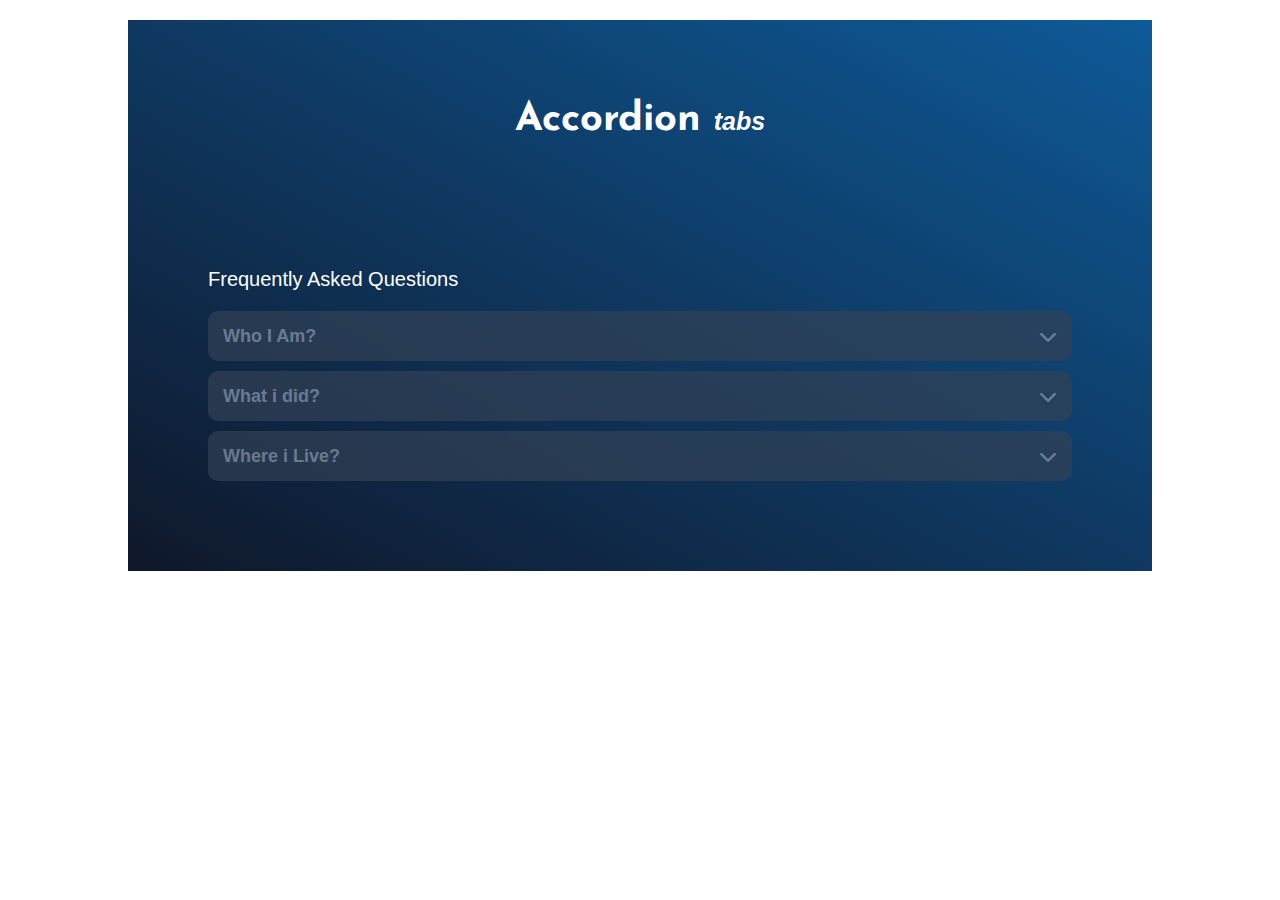
<file: Accordion/index.html>
<!DOCTYPE html>
<html lang="en">
<head>
    <meta charset="UTF-8">
    <meta name="viewport" content="width=device-width, initial-scale=1.0">
    <title>General Questions - Accordion</title>
    <link rel="stylesheet" href="style.css">
    <link href="https://fonts.googleapis.com/css2?family=Josefin+Sans:wght@500&display=swap" rel="stylesheet">
    <link rel="stylesheet" href="https://cdnjs.cloudflare.com/ajax/libs/font-awesome/6.7.2/css/all.min.css" integrity="sha512-Evv84Mr4kqVGRNSgIGL/F/aIDqQb7xQ2vcrdIwxfjThSH8CSR7PBEakCr51Ck+w+/U6swU2Im1vVX0SVk9ABhg==" crossorigin="anonymous" referrerpolicy="no-referrer" />
</head>
<body>
    <div class="main-container">
        <div class="container">
            <div class="header">
                <p>Accordion <span>tabs</span></p>
            </div>
            <div class="hero-section">
                <div class="faq-head">Frequently Asked Questions</div>
                <div class="accordion">
                    <div class="content-container">
                        <div class="sub-content-container">
                            <p>Who I Am?</p>
                            <i class="fa-solid fa-chevron-down"></i>
                        </div>
                        <div class="panel">
                            <p>Lorem ipsum dolor sit amet, consectetur adipisicing elit. Dolores velit dolorum ipsam ullam rem reprehenderit vero quasi numquam cum temporibus!</p>
                        </div>
                    </div>
                    <div class="content-container">
                        <div class="sub-content-container">
                            <p>What i did?</p>
                            <i class="fa-solid fa-chevron-down"></i>
                        </div>
                        <div class="panel">
                            <p>Lorem ipsum dolor sit amet, consectetur adipisicing elit. Dolores velit dolorum ipsam ullam rem reprehenderit vero quasi numquam cum temporibus!</p>
                        </div>
                    </div>
                    <div class="content-container">
                        <div class="sub-content-container">    
                            <p>Where i Live?</p>
                            <i class="fa-solid fa-chevron-down"></i>
                        </div>
                        <div class="panel">
                            <p>Lorem ipsum dolor sit amet, consectetur adipisicing elit. Dolores velit dolorum ipsam ullam rem reprehenderit vero quasi numquam cum temporibus!</p>
                        </div>
                    </div>
                </div>
            </div>
        </div>
    </div>

    <script src="app.js"></script>
</body>
</html>
</file>
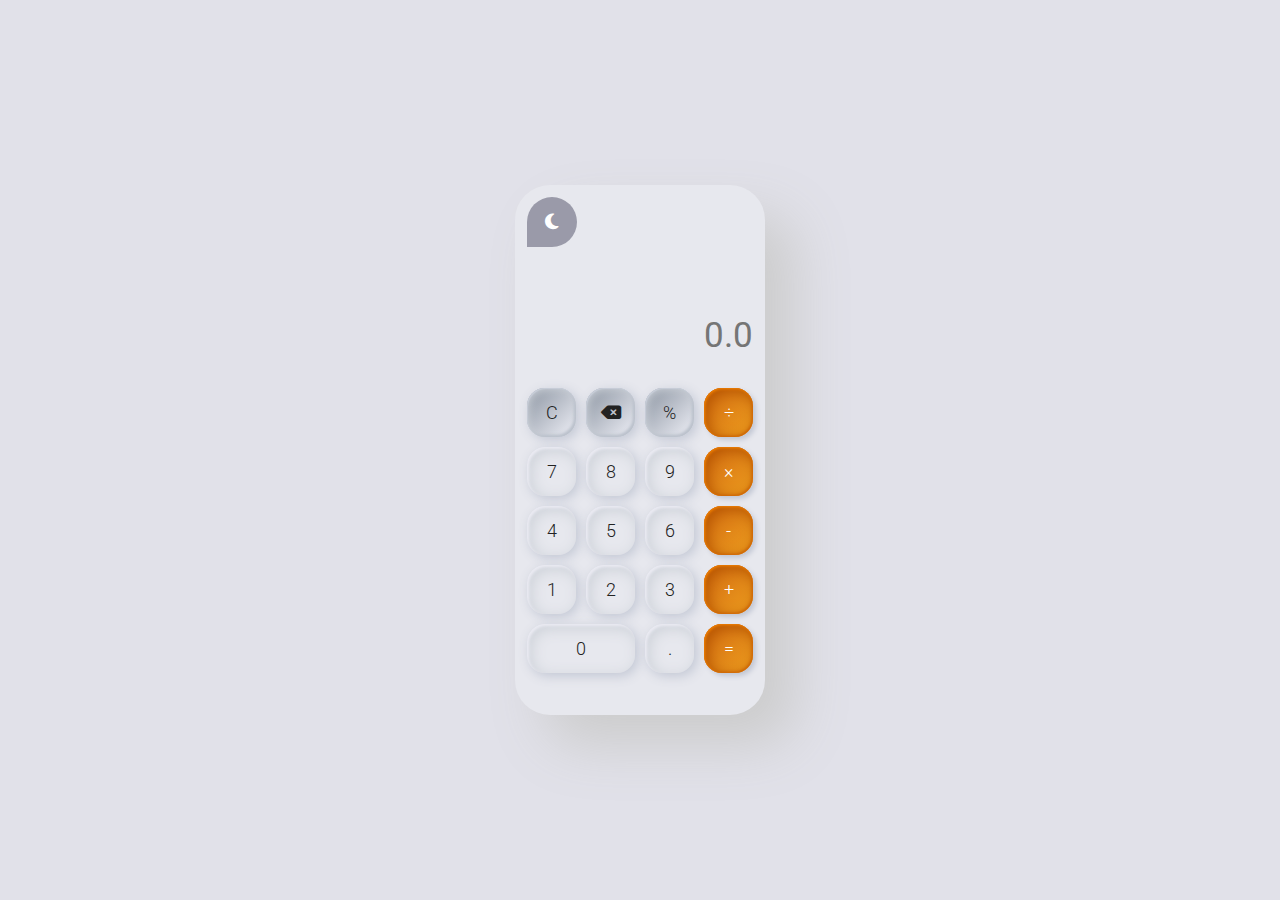
<file: Calculator/index.html>
<!DOCTYPE html>
<html lang="en">
<head>
    <meta charset="UTF-8">
    <meta name="viewport" content="width=device-width, initial-scale=1.0">
    <title>Calculator</title>
    <link rel="stylesheet" href="https://cdnjs.cloudflare.com/ajax/libs/font-awesome/6.7.2/css/all.min.css" integrity="sha512-Evv84Mr4kqVGRNSgIGL/F/aIDqQb7xQ2vcrdIwxfjThSH8CSR7PBEakCr51Ck+w+/U6swU2Im1vVX0SVk9ABhg==" crossorigin="anonymous" referrerpolicy="no-referrer" />
    <link rel="stylesheet" href="style.css">
</head>
<body>
    <div class="container">
        <div class="calculator">
            <div class="result">
                <input type="text" placeholder="0.0" id="res" readonly>
            </div>
            <div class="buttons">
                <div id="c" onclick="res.value = ''">C</div>
                <div id="del" onclick="res.value = res.value.substring(0, res.value.length - 1)">
                    <i class="fa-solid fa-delete-left"></i>
                </div>
                <div id="pers" onclick="res.value += '%'">%</div>
                <div id="div" onclick="res.value += '&#247'">&#247;</div>
                <div onclick="res.value += 7">7</div>
                <div onclick="res.value += 8">8</div>
                <div onclick="res.value += 9">9</div>
                <div id="mul" onclick="res.value += '&#215'">&#215;</div>
                <div onclick="res.value += 4">4</div>
                <div onclick="res.value += 5">5</div>
                <div onclick="res.value += 6">6</div>
                <div id="sub" onclick="res.value += '-'">-</div>
                <div onclick="res.value += 1">1</div>
                <div onclick="res.value += 2">2</div>
                <div onclick="res.value += 3">3</div>
                <div id="add" onclick="res.value += '+'">+</div>
                <div id="zero" onclick="res.value += 0">0</div>
                <div id="dot" onclick="res.value += '.'">.</div>
                <div id="eql" onclick="calc()">=</div>
            </div>
            <div class="mode" onclick="chMode()">
                <i id="mode" class="fa-solid fa-moon"></i>
            </div>
        </div>
    </div>

    <script src="app.js"></script>
</body>
</html>
</file>
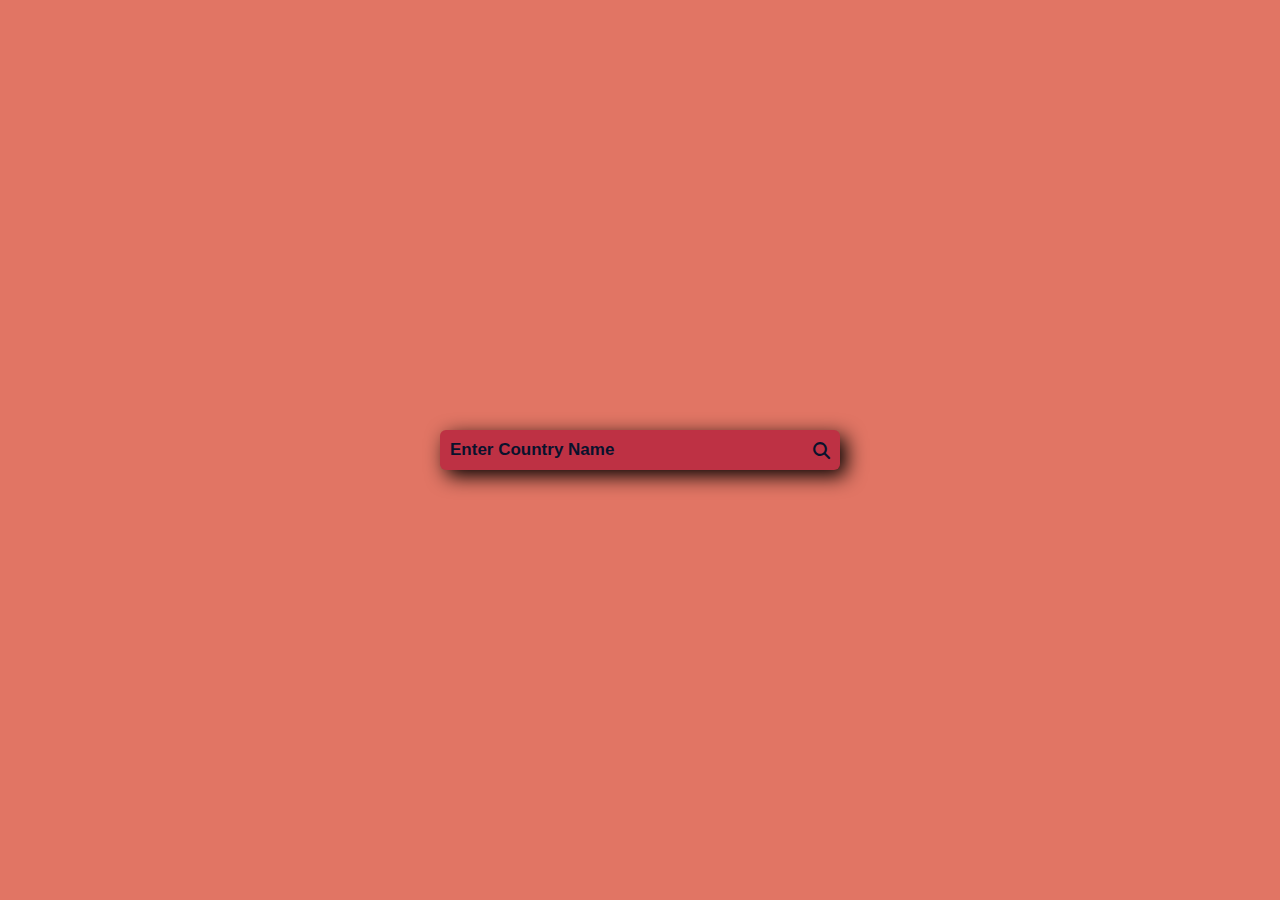
<file: FindYourCountry/index.html>
<!DOCTYPE html>
<html lang="en">
<head>
    <meta charset="UTF-8">
    <meta name="viewport" content="width=device-width, initial-scale=1.0">
    <title>My Country Information</title>
    <link rel="stylesheet" href="style.css">
    <link rel="stylesheet" href="https://cdnjs.cloudflare.com/ajax/libs/font-awesome/6.7.2/css/all.min.css" integrity="sha512-Evv84Mr4kqVGRNSgIGL/F/aIDqQb7xQ2vcrdIwxfjThSH8CSR7PBEakCr51Ck+w+/U6swU2Im1vVX0SVk9ABhg==" crossorigin="anonymous" referrerpolicy="no-referrer" />
</head>
<body>
    <div class="container">
        <div class="input">
            <input type="text" placeholder="Enter Country Name" id="country">
            <i class="fa-solid fa-search"></i>
        </div>
        <div class="output" style="display: none;">
            <img src="./notFoundImg.jpg" width="100px" height="100px" alt="">
            <h2 class="name">Country Name --- <span></span></h2>
            <p class="capital">Capital --- <span></span></p>
            <p class="population">Population --- <span></span></p>
            <p class="borders">Border --- <span></span></p>
            <p class="languages">Languages --- <span></span></p>
        </div>
    </div>

    <script src="script.js"></script>
</body>
</html>
</file>
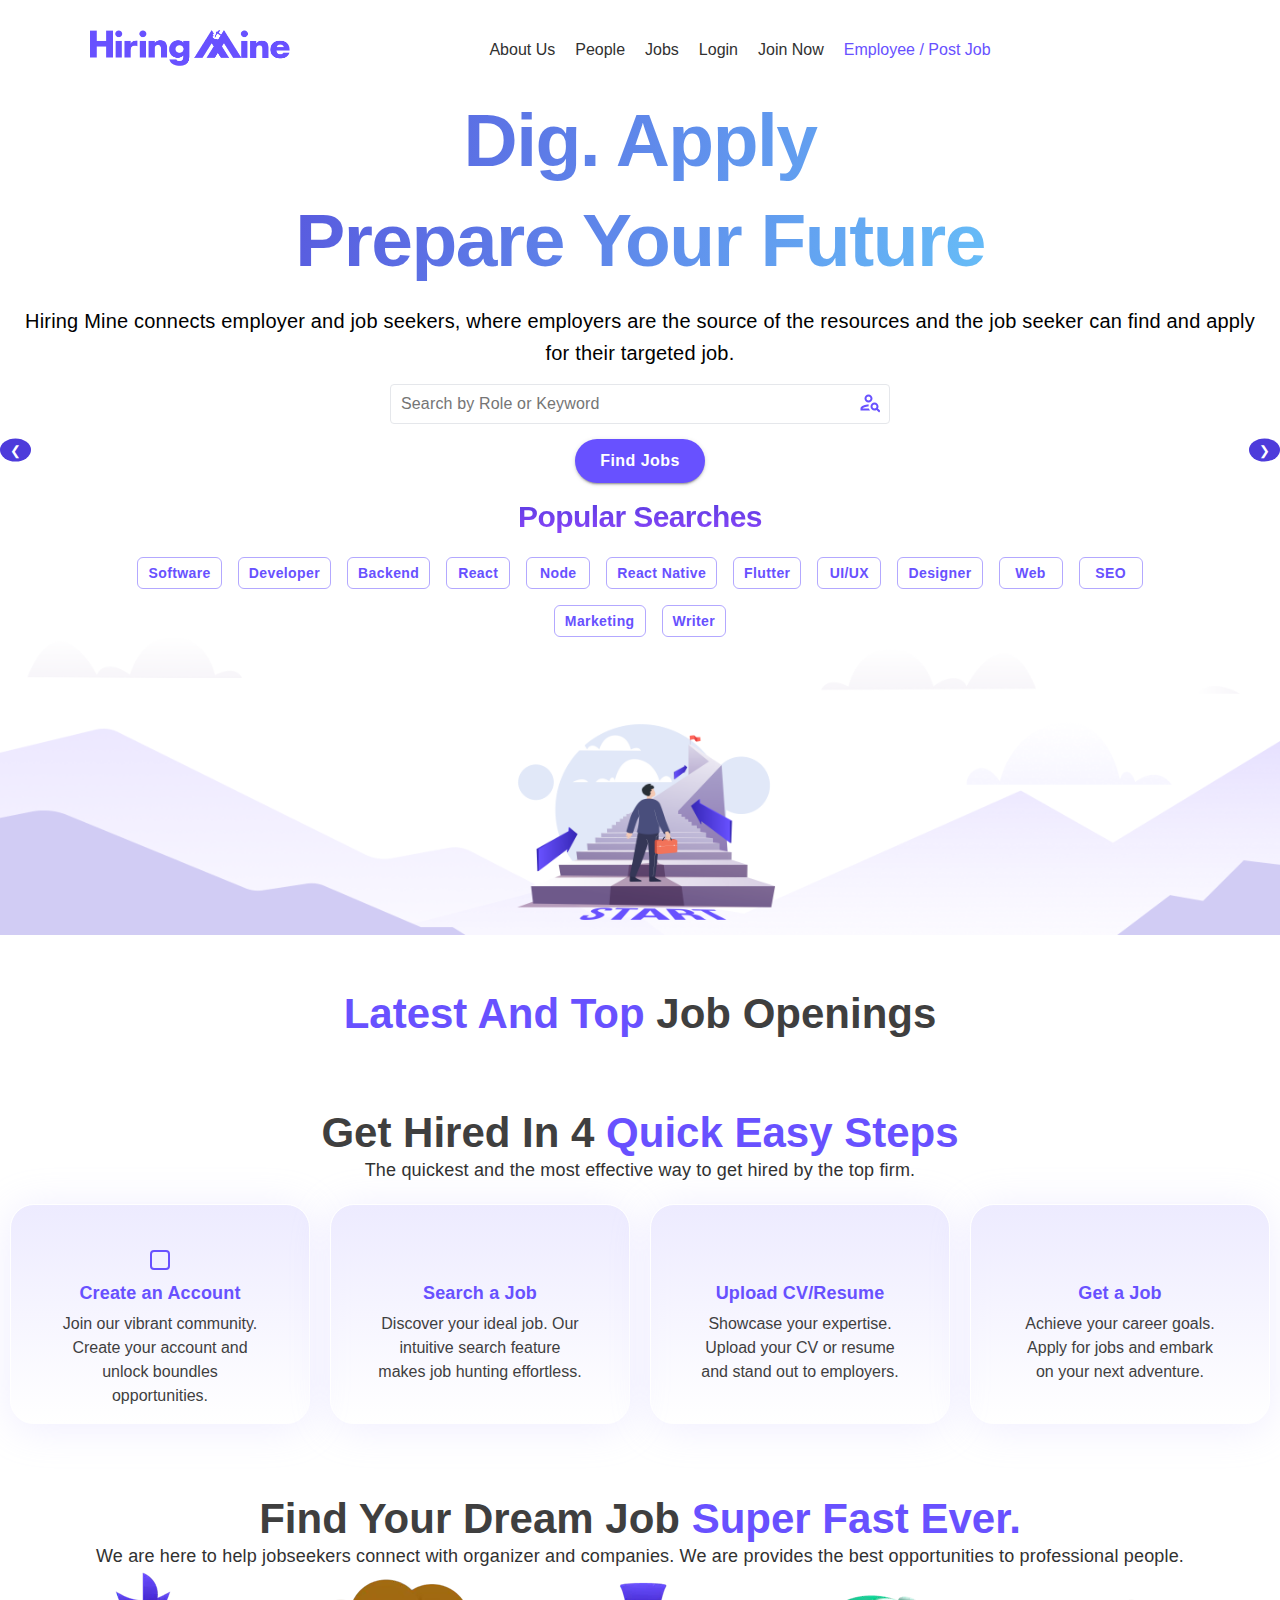
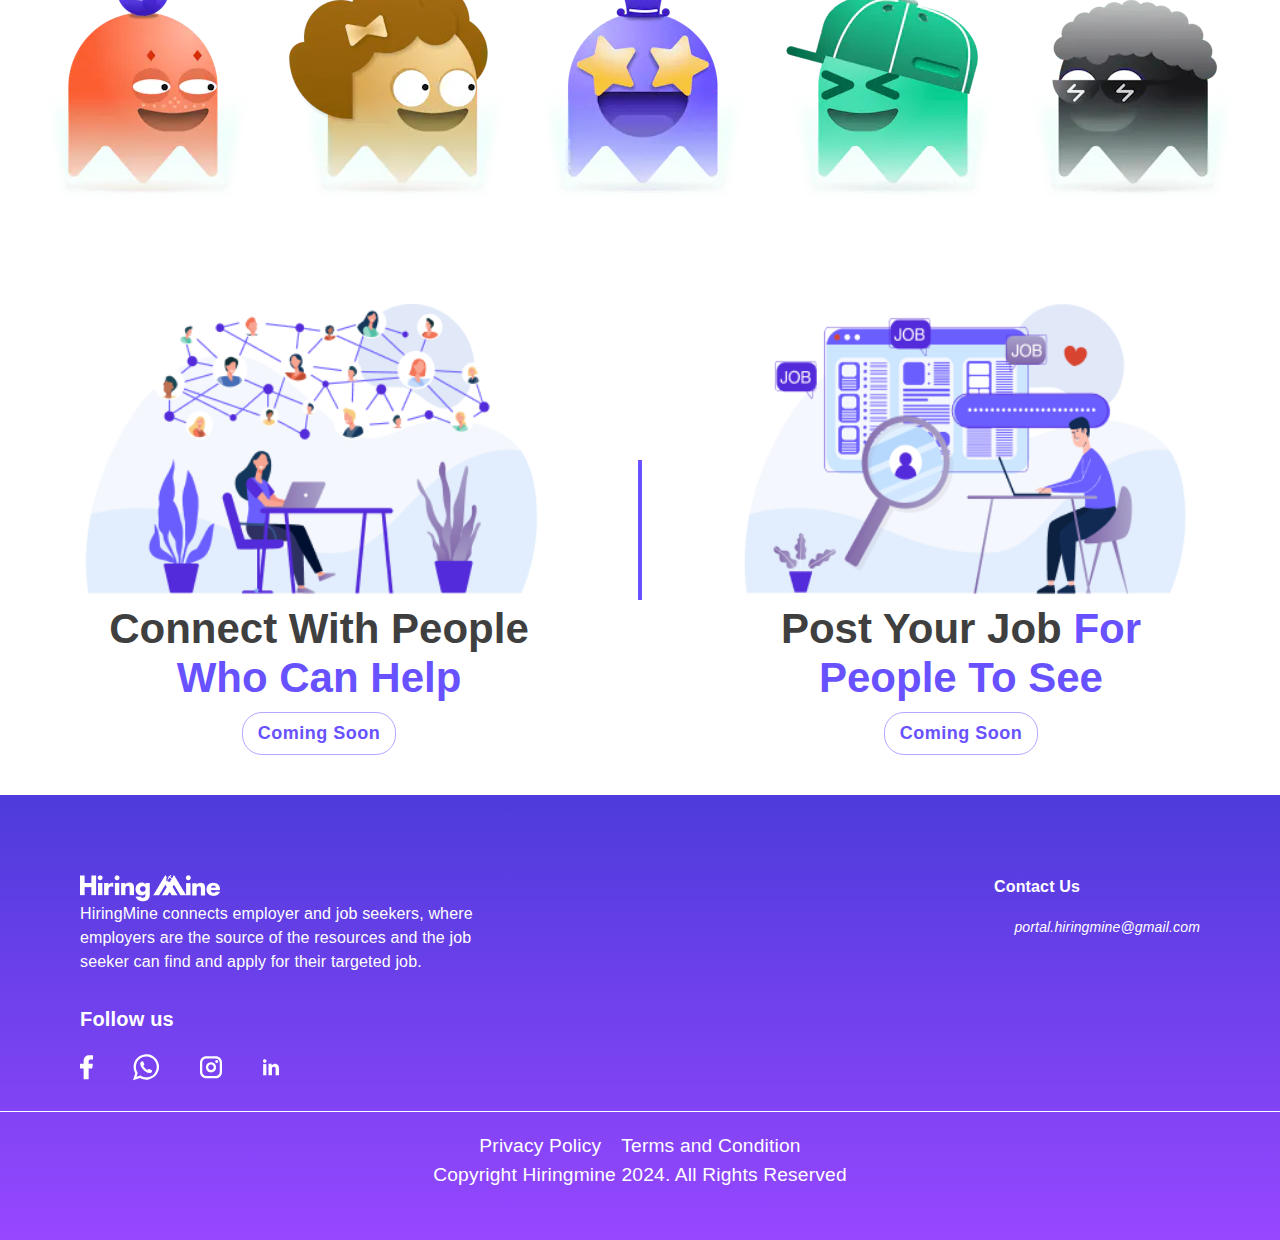
<file: HiringMine/index.html>
<!DOCTYPE html>
<html lang="en">
  <head>
    <meta charset="UTF-8" />
    <meta name="viewport" content="width=device-width, initial-scale=1.0" />
    <title>Hiring Mine</title>
    <link rel="stylesheet" href="style.css" />
    <link
      rel="stylesheet"
      href="https://cdnjs.cloudflare.com/ajax/libs/font-awesome/6.6.0/css/all.min.css"
      integrity="sha512-Kc323vGBEqzTmouAECnVceyQqyqdsSiqLQISBL29aUW4U/M7pSPA/gEUZQqv1cwx4OnYxTxve5UMg5GT6L4JJg=="
      crossorigin="anonymous"
      referrerpolicy="no-referrer"
    />
    <link
      href="https://cdn.jsdelivr.net/npm/bootstrap@5.0.2/dist/css/bootstrap.min.css"
      rel="stylesheet"
      integrity="sha384-EVSTQN3/azprG1Anm3QDgpJLIm9Nao0Yz1ztcQTwFspd3yD65VohhpuuCOmLASjC"
      crossorigin="anonymous"
    />
  </head>
  <body>
    <div class="overlay"></div>

    <!-- Full Screen Navbar -->
    <nav class="navbar-container">
      <div id="logo">
        <img
          src="./Assets/Hiring Mine Logo.png"
          alt="Logo"
          style="width: 200px; height: 36px; cursor: pointer"
        />
      </div>
      <div id="links">
        <ul id="nav-links">
          <li class="listOflinks">
            <a class="option-color-1" href="/">About Us</a>
          </li>
          <li class="listOflinks">
            <a class="option-color-1" href="/">People</a>
          </li>
          <li class="listOflinks">
            <a class="option-color-1" href="/">Jobs</a>
          </li>
          <li class="listOflinks">
            <a class="option-color-1" href="/Login/login.html">Login</a>
          </li>
          <li class="listOflinks">
            <a class="option-color-1" href="/SignUp/signup.html">Join Now</a>
          </li>
          <li class="listOflinks">
            <a class="option-color-2" href="/">Employee / Post Job</a>
          </li>
        </ul>
      </div>
      <div id="btn">
        <img
          src="./Assets/menu.png"
          class="mob-icon menu-icon"
          style="width: 30px; height: 30px"
          alt="menu-icon"
        />
        <img
          src="./Assets/close.png"
          class="mob-icon close-icon"
          style="width: 20px; height: 20px; display: none"
          alt="close-icon"
        />
      </div>
    </nav>

    <!-- Mobile Navbar -->
    <nav class="mob">
      <div id="logo">
        <img src="./Assets/Hiring Mine Logo.png" alt="Logo" class="mob-logo" />
      </div>
      <ul id="nav-links-on-small-screen">
        <li class="listOflinks">
          <a class="option-color-1" href="/">About Us</a>
        </li>
        <li class="listOflinks">
          <a class="option-color-1" href="/">People</a>
        </li>
        <li class="listOflinks"><a class="option-color-1" href="/">Jobs</a></li>
        <li class="listOflinks">
          <a class="option-color-1" href="/">Login</a>
        </li>
        <li class="listOflinks">
          <a class="option-color-1" href="/SignUp/signup.html">Join Now</a>
        </li>
        <li class="listOflinks">
          <a class="option-color-1" href="/">Employee / Post Job</a>
        </li>
        <button>Join Now</button>
      </ul>
    </nav>

    <!-- Hero Section -->

    <div class="web-header">
      <h1 class="heading">Dig. Apply Prepare Your Future</h1>
      <p class="detail-after-heading">
        Hiring Mine connects employer and job seekers, where employers are the
        source of the resources and the job seeker can find and apply for their
        targeted job.
      </p>
      <div class="input-container">
        <div class="search-userSearchImg">
          <input
            type="text"
            placeholder="Search by Role or Keyword"
            class="search-jobs"
          />
          <div class="user-search"></div>
        </div>
      </div>
      <button class="find-jobs">Find Jobs</button>
    </div>
    <div class="popular-searches">
      <p class="sub-head-pop-srch">Popular Searches</p>
    </div>

    <div class="main-multi-suggest">
      <div class="multiple-suggestions">
        <button class="suggestions">Software</button>
        <button class="suggestions">Developer</button>
        <button class="suggestions">Backend</button>
        <button class="suggestions">React</button>
        <button class="suggestions">Node</button>
        <button class="suggestions">React Native</button>
        <button class="suggestions">Flutter</button>
        <button class="suggestions">UI/UX</button>
        <button class="suggestions">Designer</button>
        <button class="suggestions">Web</button>
        <button class="suggestions">SEO</button>
        <button class="suggestions">Marketing</button>
        <button class="suggestions">Writer</button>
      </div>
    </div>
    <div class="center-img">
      <img src="./Assets/herobanneringimage.png" class="center-banner" alt="" />
    </div>

    <div class="hired-instruction">
      <h1 class="head-hired quick-easy-steps">
        Latest And Top
        <span class="head-hired">Job Openings</span>
      </h1>
      <div class="container position-relative">
        <button class="scroll-btn prev" id="scroll-left">&#10094;</button>
        <div class="scroll-container d-flex"></div>
        <button class="scroll-btn next" id="scroll-right">&#10095;</button>
      </div>
    </div>

    <div class="hired-instruction">
      <h1 class="head-hired">
        Get Hired In 4
        <span class="quick-easy-steps">Quick Easy Steps</span>
      </h1>
      <p class="hired-detail">
        The quickest and the most effective way to get hired by the top firm.
      </p>
      <div class="boxes">
        <div class="box box1">
          <div class="icon">
            <i class="icons userSearch fa-solid fa-user"></i>
          </div>
          <div class="div-boxes">
            <p class="box-head">Create an Account</p>
          </div>
          <div class="detail">
            <p class="description">
              Join our vibrant community. Create your account and unlock
              boundles opportunities.
            </p>
          </div>
        </div>
        <div class="box box2">
          <div class="icon">
            <i class="icons fa-solid fa-magnifying-glass"></i>
          </div>
          <div class="div-boxes">
            <p class="box-head">Search a Job</p>
          </div>
          <div class="detail">
            <p class="description">
              Discover your ideal job. Our intuitive search feature makes job
              hunting effortless.
            </p>
          </div>
        </div>
        <div class="box box3">
          <div class="icon">
            <i class="icons fa-solid fa-file-arrow-up"></i>
          </div>
          <div class="div-boxes">
            <p class="box-head">Upload CV/Resume</p>
          </div>
          <div class="detail">
            <p class="description">
              Showcase your expertise. Upload your CV or resume and stand out to
              employers.
            </p>
          </div>
        </div>
        <div class="box box4">
          <div class="icon">
            <i class="icons fa-solid fa-briefcase"></i>
          </div>
          <div class="div-boxes">
            <p class="box-head">Get a Job</p>
          </div>
          <div class="detail">
            <p class="description">
              Achieve your career goals. Apply for jobs and embark on your next
              adventure.
            </p>
          </div>
        </div>
      </div>
    </div>
    <div class="Dream-job">
      <h1 class="head-dream-job">
        Find Your Dream Job
        <span class="super-fast-ever">Super Fast Ever.</span>
      </h1>
      <p class="dream-job-detail">
        We are here to help jobseekers connect with organizer and companies. We
        are provides the best opportunities to professional people.
      </p>
      <div class="center-img2">
        <img src="./Assets/banner_career.webp" class="center-banner-2" alt="" />
      </div>
    </div>
    <div class="frames">
      <div class="frame1">
        <img src="./Assets/Frame-1.png" alt="" class="frame1-img" />
        <h1 class="connect-with-people">Connect With People</h1>
        <h1 class="connect-with-people">
          <span class="WCH">Who Can Help</span>
        </h1>
        <button class="coming-soon">Coming Soon</button>
      </div>
      <div class="partition"></div>
      <div class="frame2">
        <img src="./Assets/frame-2.png" alt="" class="frame2-img" />
        <h1 class="PYJ">
          Post Your Job
          <span class="For-people"
            >For <br />
            People To See</span
          >
        </h1>
        <button class="coming-soon">Coming Soon</button>
      </div>
    </div>

    <!-- Footer -->
    <footer>
      <div class="logo">
        <img src="./Assets/HML.png" alt="" class="hiring-mine-logo2" />
        <p class="logo-detail">
          HiringMine connects employer and job seekers, where employers are the
          source of the resources and the job seeker can find and apply for
          their targeted job.
        </p>
      </div>
      <div class="Follow">
        <p class="follow-us">Follow us</p>
        <div class="social-logos">
          <img src="./Assets/FacebookIcon.svg" class="logos" alt="" />
          <img src="./Assets/WhatsAppIcon.svg" class="logos" alt="" />
          <img src="./Assets/IstagramIcon.svg" class="logos" alt="" />
          <img src="./Assets/LinkedinIcon.svg" class="logos" alt="" />
        </div>
      </div>
      <aside>
        <div class="contact">
          <p class="contact-us">Contact Us</p>
          <i class="email fa-regular fa-envelope">
            <p class="mail">portal.hiringmine@gmail.com</p>
          </i>
        </div>
      </aside>
      <div class="partition1"></div>
      <div class="conditions">
        <div class="cond">
          <p class="policy">Privacy Policy</p>
          <p class="terms">Terms and Condition</p>
        </div>
      </div>
      <div class="conditions2">
        <p class="copyright">Copyright Hiringmine 2024. All Rights Reserved</p>
      </div>
    </footer>

    <script
      src="https://cdn.jsdelivr.net/npm/@popperjs/core@2.9.2/dist/umd/popper.min.js"
      integrity="sha384-IQsoLXl5PILFhosVNubq5LC7Qb9DXgDA9i+tQ8Zj3iwWAwPtgFTxbJ8NT4GN1R8p"
      crossorigin="anonymous"
    ></script>
    <script
      src="https://cdn.jsdelivr.net/npm/bootstrap@5.0.2/dist/js/bootstrap.min.js"
      integrity="sha384-cVKIPhGWiC2Al4u+LWgxfKTRIcfu0JTxR+EQDz/bgldoEyl4H0zUF0QKbrJ0EcQF"
      crossorigin="anonymous"
    ></script>
    <script src="app.js"></script>
  </body>
</html>
</file>
<file: Accordion/style.css>
* {
  margin: 0;
  padding: 0;
  box-sizing: border-box;
  font-family: Arial, Helvetica, sans-serif;
}

.main-container {
  display: flex;
  height: 100%;
  width: 100%;
  justify-content: center;
  align-items: center;
  padding: 20px;
}

.container {
  display: flex;
  flex-direction: column;
  align-items: center;
  padding: 80px;
  gap: 8rem;
  height: 90%;
  width: 1024px;
  background: linear-gradient(to top right, #0f172a, #0e5a98);
}

.header {
  width: 100%;
}

.header p {
    text-align: center;
  font-family: "Josefin Sans";
  font-size: 40px;
  font-weight: bolder;
  color: white;
}

.header p span {
  font-size: 25px;
  font-style: italic;
}

.hero-section {
  display: flex;
  flex-direction: column;
  width: 100%;
  gap: 20px;
}

.hero-section .faq-head {
  font-size: 1.25rem;
  color: white;
  font-weight: 500;
}

.hero-section .accordion .content-container {
  background-color: #324156;
  opacity: 0.7;
  border-radius: 10px;
  height: 50px;
  margin-bottom: 10px;
  padding: 15px;
  transition: all 0.3s ease; /* Smooth transition */
}

.hero-section .accordion .content-container.active {
  background-color: blue;
}

.hero-section .accordion .content-container .sub-content-container {
  display: flex;
  justify-content: space-between;
  align-items: center;
}

.hero-section .accordion .content-container p,
.hero-section .accordion .content-container i {
  font-size: 18px;
  color: #8f9eb1;
  font-weight: bold;
  transition: all 0.3s ease; /* Smooth color transition */
}

.hero-section .accordion .content-container i {
  cursor: pointer;
}

.hero-section .accordion .content-container.active p,
.hero-section .accordion .content-container.active i {
  color: white;
}

.hero-section .accordion .content-container .panel {
  display: none;
  overflow: hidden;
  transition: max-height 0.3s ease; /* Smooth height toggle */
}

.hero-section .accordion .content-container .panel p {
  font-size: 15px ;
  margin-top: 10px ;
}
</file>
<file: Calculator/style.css>
@import url('https://fonts.googleapis.com/css2?family=Roboto:wght@100;200;300&display=swap');

* {
    margin: 0;
    padding: 0;
    box-sizing: border-box;
}

/*? light mode colors */
:root {
    --background: #e1e1e9;
    --calc-background: #e7e8ee;
    --calc-shadow: 30px 30px 55px #CCC;
    --num-background: linear-gradient(to bottom right, #c0c5d1,#edeef5);
    --num-shadow: inset 2px 2px 3px #ebebf3,  inset 4px 4px 15px #cacfd6, 3px 3px 12px #c2c7d4;
    --eql-background: linear-gradient(to bottom right, #d36d12,#ed9d1e);
    --eql-shadow: inset 1px 1px 3px #f98500, inset 4px 4px 15px #b35300, inset -1px -1px 3px #cc6308, 3px 3px 5px #c2c7d4;
    --c-background: linear-gradient(to bottom right, #8b94a1,#eff0f7);
    --c-shadow: inset 1px 1px 1px #c8ced9, inset 2px 2px 8px #cacfd6, inset -2px -2px 3px #b4bbc7, 3px 3px 12px #c2c7d4;
    --font-color: #222;
    --mode-bk: #0025;
}

/*? dark mode colors */
[data-theme="dark"] {
    --calc-background: #1e212a;
    --calc-shadow: 30px 30px 55px #888;
    --num-background: linear-gradient(to bottom right, #292d38,#3c3c44);
    --num-shadow: inset 1px 1px 1px #393c4a,  inset 4px 4px 15px #20232d, 3px 3px 5px #181b24;
    --eql-shadow: inset 1px 1px 2px #f9aa2d99, inset 4px 4px 15px #a54e04, 3px 3px 5px #181b24;
    --c-background: linear-gradient(to bottom right, #494f5c,#6f7587);
    --c-shadow: inset 1px 1px 1px #656b7b, inset 4px 4px 15px #333942, 3px 3px 5px #181b24;
    --font-color: #FFF;
    --mode-bk: #FFF2;
}

body{
    position: relative;
    height: 100vh;
    display: grid;
    place-content: center;
    background: var(--background);
    font-family: 'Roboto';
    font-size: 18px;
    font-weight: 300;
}

.calculator{
    position: relative;
    width: 250px;
    height: 530px;
    background-color: var(--calc-background);
    border-radius: 35px;
    box-shadow: var(--calc-shadow);
    color: var(--font-color);
}

#res {
    position: relative;
    top: 130px;
    width: 100%;
    font-size: 35px;
    padding: 0 12px;
    outline: none;
    border: none;
    color: var(--font-color);
    background-color: transparent;
    font-family: Roboto;
    text-align: right;
}

.buttons {
    position: relative;
    top: 150px;
    display: grid;
    grid-template-columns: repeat(4,1fr);
    grid-gap: 10px;
    padding: 12px;
}

.buttons div {
    user-select: none;
    cursor: pointer;
    height: 49px;
    display: flex;
    justify-content: center;
    align-items: center;
    border-radius: 18px;
    box-shadow: var(--num-shadow);
    background-color: var(--num-background);
}

#zero {
    grid-column: 1 / 3;
}

#add, #sub, #mul, #div, #eql {
    background: var(--eql-background);
    box-shadow: var(--eql-shadow);
    color: #FFF;
}

#c, #pers, #del {
    background: var(--c-background);
    box-shadow: var(--c-shadow);
}

.mode {
    position: absolute;
    cursor: pointer;
    left: 12px;
    top: 12px;
    width: 50px;
    height: 50px;
    display: grid;
    place-content: center;
    border-radius: 25px;
    border-bottom-left-radius: 0px;
    background: var(--mode-bk);
}

.fa-moon {
    color: #FFF;
}

.fa-sun {
    color: #ffe551;
}
</file>
<file: FindYourCountry/style.css>
* {
  margin: 0;
  padding: 0;
  box-sizing: border-box;
}

body {
  font-family: "Poppins", sans-serif;
  background-color: #e17564;
}

.container {
  height: 100vh;
  width: 100%;
  display: flex;
  flex-direction: column;
  justify-content: center;
  align-items: center;
  gap: 20px;
}

.input {
  display: flex;
  align-items: center;
  justify-content: space-between;
  width: 400px;
  height: 40px;
  background-color: #be3144;
  border-radius: 6px;
  padding: 10px;
  box-shadow: 6px 6px 20px #000000;
}

.input input,
.input i {
  background-color: transparent;
  border: none;
  outline: none;
  color: #09122c;
  font-weight: bold;
  font-size: 17px;
}

.input i {
  cursor: pointer;
}

.input input::placeholder {
  color: #09122c;
  font-size: 17px;
  font-weight: bold;
}

.input input {
  width: 100%;
}

.output {
  display: flex;
  align-items: center;
  flex-direction: column;
  justify-content: center;
  gap: 30px;
  width: 400px;
  min-height: 400px;
  background-color: #be3144;
  border-radius: 6px;
  padding: 10px;
  box-shadow: 6px 6px 20px #000000;
}

.output img {
  background-size: cover;
  mix-blend-mode: multiply;
}

.output h2,
.output p {
  color: #09122c;
  font-weight: bold;
  font-size: 20px;
}

.output span {
  color: #09122c;
  font-weight: bold;
  font-size: 18px;
}

@media screen and (max-width: 450px) {
  .input,
  .output {
    width: 300px;
  }
}
</file>
<file: HiringMine/style.css>
* {
  margin: 0;
  padding: 0;
  box-sizing: border-box;
  font-family: Arial, sans-serif;
}

body {
  overflow-x: hidden;
  max-width: 1300px;
  margin: 0 auto;
}

.navbar-container {
  display: flex;
  justify-content: space-between;
  align-items: center;
  height: 80px;
  max-width: 1200px;
  padding: 0px 50px;
  margin: 10px auto 0px;
}

.option-color-1 {
  color: #313131;
}

.option-color-2 {
  color: #6851ff;
}

#nav-links {
  display: flex;
  gap: 20px;
  font-size: 16px;
  font-weight: 400;
  cursor: pointer;
  margin-bottom: 0;
  padding: 0;
}

#nav-links a {
  text-decoration: none;
}

.listOflinks {
  list-style: none;
}

.menu-icon,
.close-icon {
  display: none;
  cursor: pointer;
}

.close-icon {
  position: fixed;
  top: 40px;
  right: 20px;
  z-index: 1001;
}

@media screen and (max-width: 842px) {
  #nav-links {
    display: none;
  }
  .menu-icon {
    display: block;
  }
  .navbar-container {
    padding: 0px 20px;
  }
}

.overlay {
  position: fixed;
  top: 0;
  left: 0;
  width: 100%;
  height: 100vh;
  background: rgba(0, 0, 0, 0.5);
  opacity: 0;
  visibility: hidden;
  transition: opacity 0.3s ease-in-out, visibility 0.3s ease-in-out;
  z-index: 998;
}

/* Mobile Navbar */
.mob {
  position: fixed;
  top: 0;
  left: -100%;
  width: 260px;
  height: 100vh;
  background-color: rgb(255, 255, 255);
  z-index: 999;
  transition: all 0.3s ease-in-out;
}

.mob-logo {
  margin-top: 28px;
  margin-left: 20px;
  width: 200px;
  height: 36px;
  cursor: pointer;
}

#nav-links-on-small-screen {
  display: flex;
  flex-direction: column;
  height: 100vh;
  row-gap: 30px;
  font-size: 16px;
  color: white;
  cursor: pointer;
  padding: 20px;
  margin-top: 50px;
}

#nav-links-on-small-screen a {
  text-decoration: none;
}

#nav-links-on-small-screen button {
  cursor: pointer;
  user-select: none;
  font-family: Roboto, Helvetica, Arial, sans-serif;
  font-size: 0.875rem;
  line-height: 1.75;
  letter-spacing: 0.02857em;
  width: 110px;
  color: rgb(255, 255, 255);
  background-color: rgb(104, 81, 255);
  box-shadow: rgba(0, 0, 0, 0.2) 0px 3px 1px -2px,
    rgba(0, 0, 0, 0.14) 0px 2px 2px 0px, rgba(0, 0, 0, 0.12) 0px 1px 5px 0px;
  font-weight: 700;
  outline: 0px;
  border-width: 0px;
  border-color: initial;
  text-decoration: none;
  padding: 6px 16px;
  border-radius: 20px;
}

.mob.show {
  left: 0;
}

.overlay.active {
  opacity: 1;
  visibility: visible;
}

/*  */

.web-header {
  display: flex;
  flex-direction: column;
  row-gap: 15px;
  width: 100%;
  margin: 0px auto;
}

.heading {
  width: 100%;
  line-height: 100px;
  font-weight: 800;
  font-size: 75px;
  text-align: center;
  letter-spacing: -0.02em;
  background: linear-gradient(106.43deg, #522fd4, #6bdcff 95.12%);
  -webkit-background-clip: text;
  -webkit-text-fill-color: transparent;
  background-clip: text;
  font-family: Roboto, Helvetica, Arial, sans-serif;
}

.detail-after-heading {
  width: 100%;
  /* margin: 0px auto; */
  text-align: center;
  line-height: 32px;
  font-family: Roboto, Helvetica, Arial, sans-serif;
  font-weight: 400;
  letter-spacing: 0.00938em;
  font-size: 20px;
  padding: 0px 20px;
}

.input-container {
  display: flex;
  justify-content: center;
  width: 100%;
}

.search-userSearchImg {
  width: 500px;
  position: relative;
}

.search-jobs {
  width: 100%;
  height: 40px;
  padding-left: 10px;
  font-family: Roboto, Helvetica, Arial, sans-serif;
  font-weight: 400;
  font-size: 1rem;
  letter-spacing: 0.00938em;
  color: #000;
  cursor: text;
  -webkit-box-align: center;
  align-items: center;
  border-radius: 4px;
  border-color: #e5e7eb;
  border-style: solid;
  border-width: 1px;
}

.search-jobs:hover {
  border-color: #6851ff;
}

.search-jobs:focus {
  border-color: #6851ff;
  outline: none;
  border-width: 2px;
}

.user-search {
  background-image: url(./Assets/userSearch.png.svg);
  height: 20px;
  width: 20px;
  background-repeat: no-repeat;
  position: absolute;
  right: 10px;
  top: 10px;
  cursor: text;
}

.find-jobs {
  display: block;
  margin: 0px auto 40px;
  width: 130px;
  border-radius: 4px;
  position: relative;
  box-sizing: border-box;
  cursor: pointer;
  font-family: Roboto, Helvetica, Arial, sans-serif;
  letter-spacing: 0.02857em;
  color: rgb(255, 255, 255);
  box-shadow: rgba(0, 0, 0, 0.2) 0px 3px 1px -2px,
    rgba(0, 0, 0, 0.14) 0px 2px 2px 0px, rgba(0, 0, 0, 0.12) 0px 1px 5px 0px;
  font-weight: 700;
  font-size: 16px;
  line-height: 24px;
  background-color: rgb(104, 81, 255);
  border-width: 0px;
  text-decoration: none;
  border-radius: 50px;
  padding: 10px 24px;
}

.find-jobs:hover {
  text-decoration: none;
  background-color: rgb(72, 56, 178);
  box-shadow: rgba(0, 0, 0, 0.2) 0px 2px 4px -1px,
    rgba(0, 0, 0, 0.14) 0px 4px 5px 0px, rgba(0, 0, 0, 0.12) 0px 1px 10px 0px;
}

.popular-searches {
  width: 100%;
}

.sub-head-pop-srch {
  font-style: normal;
  font-weight: 800;
  font-size: 30px;
  letter-spacing: -0.02em;
  background: linear-gradient(180deg, #4d3bdb 0%, #9747ff 100%);
  -webkit-text-fill-color: transparent;
  background-clip: text;
  margin: -30px 0px 0px 0px;
  font-family: Roboto, Helvetica, Arial, sans-serif;
  line-height: 1.6;
  text-align: center;
}

.main-multi-suggest {
  width: 100%;
  display: flex;
  justify-content: center;
  margin-top: 16px;
}

.multiple-suggestions {
  width: 80%;
  display: flex;
  justify-content: center;
  flex-wrap: wrap;
  gap: 16px;
}

.suggestions {
  background-color: transparent;
  cursor: pointer;
  user-select: none;
  font-family: Roboto, Helvetica, Arial, sans-serif;
  font-size: 0.875rem;
  letter-spacing: 0.02857em;
  min-width: 64px;
  color: rgb(104, 81, 255);
  font-weight: 800;
  line-height: 16px;
  border-width: 1px;
  border-style: solid;
  border-color: rgba(104, 81, 255, 0.5);
  border-radius: 6px;
  padding: 7px 10px;
}

.center-img {
  width: 100vw;
  position: relative;
  left: 50%;
  transform: translateX(-50%);
}

.center-banner,
.center-banner-2 {
  width: 100%;
  height: auto;
}

.hired-instruction,
.Dream-job {
  width: 100%;
  display: flex;
  flex-direction: column;
  justify-content: center;
  align-items: center;
  margin: 50px 0;
}

.Dream-job {
  margin: 20px 0px;
}

.head-hired,
.head-dream-job,
.connect-with-people,
.PYJ {
  text-align: center;
  font-weight: 600;
  color: #3f3f3f;
  font-size: 42px;
  line-height: 1.167;
  letter-spacing: 0em;
}

.quick-easy-steps,
.super-fast-ever,
.WCH,
.For-people {
  color: #6851ff;
}

.hired-detail,
.dream-job-detail {
  /* margin: 0px; */
  font-family: Roboto, Helvetica, Arial, sans-serif;
  font-weight: 400;
  line-height: 1.5;
  letter-spacing: 0.00938em;
  color: rgb(49, 49, 49);
  font-size: 18px;
  text-align: center;
}

.dream-job-detail {
  text-align: center;
  /* width: 64%; */
}

.boxes {
  display: flex;
  justify-content: center;
  align-items: center;
  width: 100%;
  flex-wrap: wrap;
}

.box {
  margin: 20px 10px;
  width: 300px;
  height: 220px;
  border: 1px solid #fff;
  font-size: 16px;
  line-height: 24px;
  align-items: center;
  border-radius: 24px;
  text-align: center;
  background: linear-gradient(180deg, #edebff, hsla(0, 0%, 100%, 0));
  box-shadow: 0 4px 40px #bdb2ff3d;
  padding: 2.5rem;
  flex-wrap: wrap;
  transition: all 0.6s ease;
}

.box:hover {
  box-shadow: #0000003d 0 3px 8px;
}

.icon {
  display: flex;
  flex-direction: column;
  justify-content: center;
  align-items: center;
}

.icons {
  width: 25px;
  height: 25px;
  color: rgb(104, 81, 255);
  text-align: center;
}

.box-head {
  margin-top: 10px;
  font-family: Roboto, Helvetica, Arial, sans-serif;
  line-height: 1.5;
  letter-spacing: 0.00938em;
  color: rgb(104, 81, 255);
  font-size: 18px;
  font-weight: 600;
}

.userSearch {
  width: 20px;
  height: 20px;
  border: 2px solid rgb(104, 81, 255);
  border-radius: 4px;
  font-size: 12px;
  margin: 5px 0px 0px 0px;
  padding-top: 3px;
}

.detail {
  color: rgb(63, 63, 63);
  padding: 5px;
  font-family: Roboto, sans-serif;
  box-sizing: border-box;
  font-size: 16px;
  text-align: center;
}

.frames {
  display: flex;
  flex-direction: row;
  justify-content: center;
  align-items: center;
  /* height: 800px; */
  width: 100%;
  margin-top: 100px;
}

.frame1,
.frame2 {
  display: flex;
  flex-direction: column;
  align-items: center;
  justify-content: center;
  /* height: 800px; */
  width: 100%;
}

.frame1-img,
.frame2-img {
  max-width: 480px;
  height: 300px;
}

.coming-soon {
  background-color: transparent;
  cursor: pointer;
  user-select: none;
  font-family: Roboto, Helvetica, Arial, sans-serif;
  line-height: 1.75;
  letter-spacing: 0.02857em;
  min-width: 64px;
  color: rgb(104, 81, 255);
  font-weight: 600;
  font-size: 18px;
  box-shadow: none !important;
  outline: 0px;
  padding: 5px 15px;
  border-width: 1px;
  border-style: solid;
  border-color: rgba(104, 81, 255, 0.5);
  border-radius: 20px;
  margin-top: 10px;
}

.coming-soon:hover {
  text-decoration: none;
  background-color: rgba(104, 81, 255, 0.04);
  border: 1px solid rgb(104, 81, 255);
}

.partition {
  width: 8px;
  height: 140px;
  background-color: #6851ff;
}

.connect-with-people {
  text-align: justify;
}

footer {
  background: linear-gradient(180deg, #4d3bdb 0%, #9747ff 100%);
  padding: 80px 0px 50px 0px;
  width: 100vw;
  position: relative;
  left: 50%;
  transform: translateX(-50%);
  margin-top: 40px;
}

.logo {
  width: 500px;
  display: flex;
  flex-direction: column;
}

.hiring-mine-logo2 {
  width: 140px;
  height: 27px;
  margin-left: 80px;
}

.logo-detail {
  margin-left: 80px;
  font-family: Roboto, Helvetica, Arial, sans-serif;
  font-weight: 400;
  font-size: 1rem;
  line-height: 1.5;
  letter-spacing: 0.00938em;
  color: rgb(255, 255, 255);
}

.follow-us {
  margin: 30px 0px 10px 80px;
  font-family: Roboto, Helvetica, Arial, sans-serif;
  line-height: 1.5;
  letter-spacing: 0.00938em;
  color: rgb(255, 255, 255);
  font-weight: 600;
  font-size: 20px;
}

.social-logos {
  margin: 20px 0px 10px 80px;
  display: flex;
  gap: 40px;
}

.logos {
  margin-bottom: 20px;
}

.contact-us,
.email {
  position: absolute;
  top: 0px;
  right: 0px;
  margin: 80px 200px 20px 0px;
  font-family: Roboto, Helvetica, Arial, sans-serif;
  line-height: 1.5;
  letter-spacing: 0.00938em;
  color: rgb(255, 255, 255);
  font-weight: 600;
  cursor: auto;
  font-size: 16px;
}

.email {
  top: 40px;
  margin: 80px 80px 0px 0px;
  font-weight: 300;
}

.mail {
  display: inline;
  font-weight: 400;
  cursor: auto;
  font-size: 14px;
}

.partition1 {
  width: 100%;
  height: 1px;
  background-color: rgb(255, 255, 255);
}

.conditions {
  width: 100%;
  display: flex;
  justify-content: center;
}

.cond {
  display: flex;
  gap: 20px;
  margin-top: 20px;
}

.policy,
.terms,
.copyright {
  margin: 0px;
  font-family: Roboto, Helvetica, Arial, sans-serif;
  font-weight: 400;
  font-size: 1.2em;
  line-height: 1.5;
  letter-spacing: 0.00938em;
  --tw-text-opacity: 1;
  color: rgb(255 255 255);
  cursor: pointer;
}

.policy:hover,
.terms:hover {
  text-decoration-line: underline;
}

.copyright {
  text-align: center;
  cursor: text;
}

@media screen and (max-width: 616px) {
  .heading {
    font-size: 20px !important;
    line-height: 50px;
  }
  .head-hired,
  .head-dream-job,
  .connect-with-people,
  .PYJ {
    font-size: 18px;
  }
  .hired-detail,
  .dream-job-detail {
    font-size: 12px;
  }
  .dream-job-detail {
    padding: 0px 20px;
  }

  .hiring-mine-logo2,
  .logo-detail,
  .follow-us,
  .social-logos,
  .contact-us,
  .email {
    margin-left: 40px !important;
  }

  .copyright,
  .policy,
  .terms {
    font-size: 14px;
  }
}

@media screen and (max-width: 350px) {
  .heading {
    font-size: 18px !important;
  }
  .user-search {
    right: 5px;
  }
  .multiple-suggestions {
    width: 100%;
    padding: 0px 10px;
  }
  .head-hired,
  .head-dream-job,
  .connect-with-people,
  .PYJ {
    font-size: 13px;
  }
  .hired-detail,
  .dream-job-detail {
    font-size: 8px;
  }
}
@media screen and (max-width: 970px) {
  .frames {
    display: none;
  }
  .contact-us,
  .email {
    position: relative;
    top: 0px;
    margin: 0px 0px 0px 76px;
  }
  .contact-us {
    font-size: 20px;
  }

  .email {
    margin-top: 10px;
    margin-bottom: 20px;
  }

  .logo {
    width: 100%;
    padding-right: 10px;
  }
}

.scroll-container {
  display: flex;
  overflow-x: auto;
  scroll-behavior: smooth;
  gap: 15px;
  padding: 10px;
  scrollbar-width: none; /* Firefox ke liye scrollbar hide */
  -ms-overflow-style: none;
}
.card {
  display: flex;
  flex-direction: column;
  align-items: flex-start;
  padding: 25px;
  gap: 40px;
  min-height: 250px;
  min-width: 100%;
  width: 350px;
  background: #fff;
  box-shadow: 0 6px 12px #0000001a;
  border-radius: 6px;
  cursor: pointer;
  flex-shrink: 0;
}

.division1 {
  display: flex;
  gap: 5px;
  flex-direction: column;
  width: 100%;
}

.company {
  display: flex;
  justify-content: space-between;
  width: 100%;
}

.company p {
  color: #000;
  font-weight: 500;
  font-size: 19px;
  margin: 0px;
  letter-spacing: 0.00938em;
}

.division1 .profession,
.division2 .location {
  margin: 0;
  font-weight: 600;
  color: #000;
}

.division1 .salary {
  margin: 0;
  color: rgb(77, 59, 219);
  font-weight: 600;
  letter-spacing: 0.00938em;
}

.division2 {
  display: flex;
  flex-direction: column;
  gap: 5px;
  margin: 0;
  width: 100%;
}

.division2 .views {
  margin: 0;
  text-align: right;
}

.dateAndAuthor {
  display: flex;
  justify-content: space-between;
  width: 100%;
}
.dateAndAuthor .date {
  margin: 0;
  color: #8d8e91;
  font-weight: 600;
}

.dateAndAuthor .author {
  margin: 0;
  color: #5b5b5c;
  font-weight: 600;
}

.dateAndAuthor .author .author-name {
  color: rgb(77, 59, 219);
}
.scroll-btn {
  position: absolute;
  top: 50%;
  transform: translateY(-50%);
  color: white;
  background-color: rgb(77, 59, 219);
  border-radius: 50%;
  border: none;
  padding: 4px 10px;
  cursor: pointer;
  z-index: 10;
}
.prev {
  left: 0;
}
.next {
  right: 0;
}
</file>
